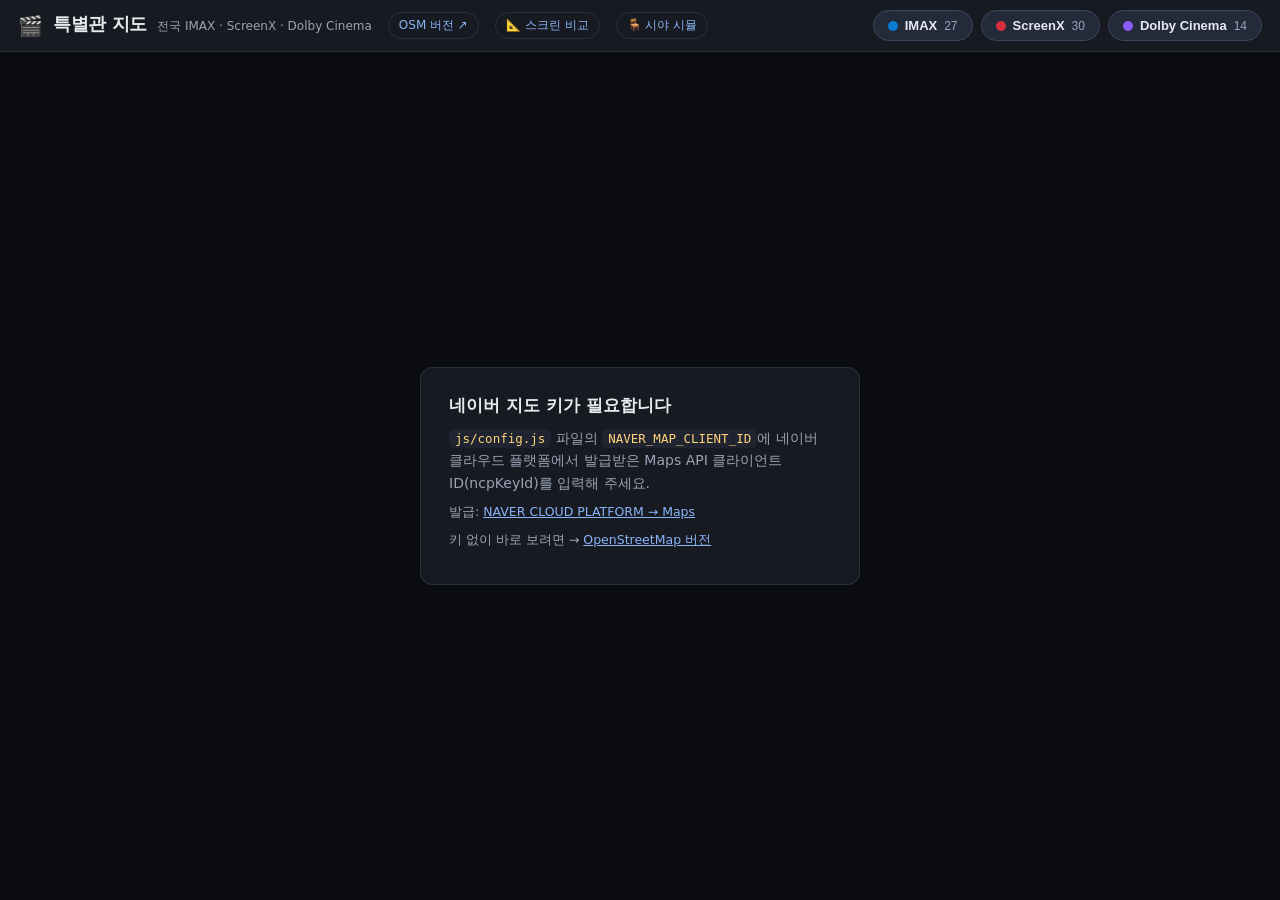
<file: index.html>
<!DOCTYPE html>
<html lang="ko">
<head>
  <meta charset="UTF-8" />
  <meta name="viewport" content="width=device-width, initial-scale=1.0" />
  <title>특별관 지도 — 전국 IMAX · ScreenX · Dolby Cinema</title>
  <meta name="description" content="대한민국 전역의 IMAX, ScreenX, Dolby Cinema 특별관 위치와 상영관 스펙을 지도에서 한눈에 확인하세요." />
  <link rel="stylesheet" href="css/style.css" />
</head>
<body>
  <header class="topbar">
    <div class="brand">
      <span class="brand-icon">🎬</span>
      <h1>특별관 지도</h1>
      <span class="brand-sub">전국 IMAX · ScreenX · Dolby Cinema</span>
      <a class="engine-switch" href="osm.html" title="API 키 없이 동작하는 OpenStreetMap 버전">OSM 버전 ↗</a>
      <a class="engine-switch" href="compare.html" title="스크린 크기를 실제 비율로 비교">📐 스크린 비교</a>
      <a class="engine-switch" href="sim.html" title="좌석별 시야 시뮬레이션">🪑 시야 시뮬</a>
    </div>
    <nav class="filters" id="filters" aria-label="특별관 종류 필터">
      <button class="filter-btn active" data-format="IMAX">
        <span class="dot dot-imax"></span>IMAX <span class="count" id="count-IMAX"></span>
      </button>
      <button class="filter-btn active" data-format="ScreenX">
        <span class="dot dot-screenx"></span>ScreenX <span class="count" id="count-ScreenX"></span>
      </button>
      <button class="filter-btn active" data-format="DolbyCinema">
        <span class="dot dot-dolby"></span>Dolby Cinema <span class="count" id="count-DolbyCinema"></span>
      </button>
    </nav>
  </header>

  <main class="layout">
    <div id="map" role="application" aria-label="특별관 지도"></div>

    <aside class="panel" id="panel" hidden>
      <button class="panel-close" id="panel-close" aria-label="닫기">×</button>
      <div class="panel-body" id="panel-body"></div>
    </aside>

    <div class="map-notice" id="map-notice" hidden>
      <div class="map-notice-card">
        <h2>네이버 지도 키가 필요합니다</h2>
        <p>
          <code>js/config.js</code> 파일의 <code>NAVER_MAP_CLIENT_ID</code>에
          네이버 클라우드 플랫폼에서 발급받은 Maps API 클라이언트 ID(ncpKeyId)를 입력해 주세요.
        </p>
        <p class="small">
          발급: <a href="https://www.ncloud.com/product/applicationService/maps" target="_blank" rel="noopener">NAVER CLOUD PLATFORM → Maps</a>
        </p>
        <p class="small">
          키 없이 바로 보려면 → <a href="osm.html">OpenStreetMap 버전</a>
        </p>
      </div>
    </div>
  </main>

  <script>window.MAP_ENGINE = "naver";</script>
  <script src="js/config.js"></script>
  <script src="js/app.js"></script>
</body>
</html>
</file>
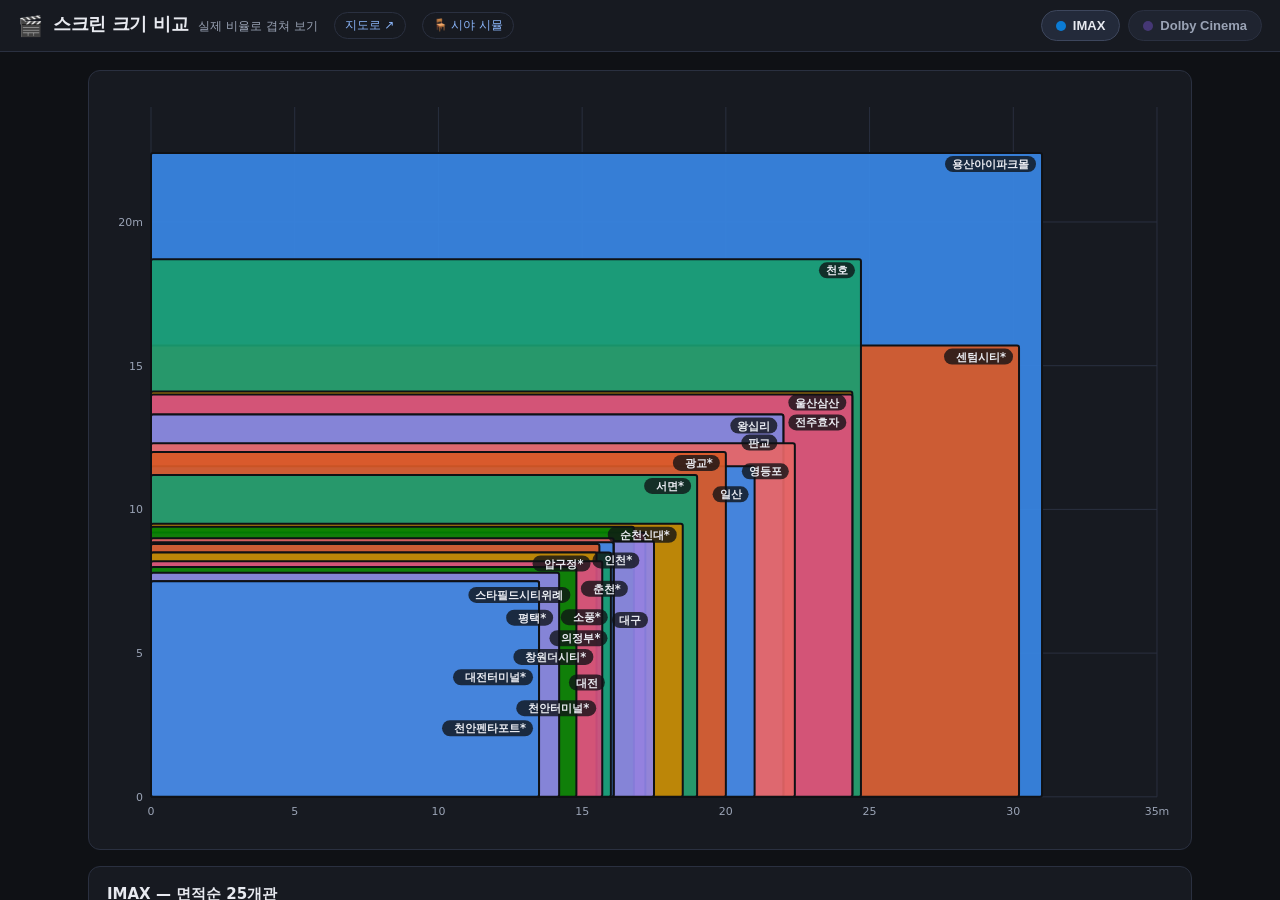
<file: compare.html>
<!DOCTYPE html>
<html lang="ko">
<head>
  <meta charset="UTF-8" />
  <meta name="viewport" content="width=device-width, initial-scale=1.0" />
  <title>스크린 크기 비교 — 전국 IMAX · Dolby Cinema</title>
  <meta name="description" content="대한민국 IMAX·Dolby Cinema 상영관 스크린 크기를 실제 비율로 겹쳐 비교합니다." />
  <link rel="stylesheet" href="css/style.css" />
</head>
<body>
  <header class="topbar">
    <div class="brand">
      <span class="brand-icon">🎬</span>
      <h1>스크린 크기 비교</h1>
      <span class="brand-sub">실제 비율로 겹쳐 보기</span>
      <a class="engine-switch" href="osm.html">지도로 ↗</a>
      <a class="engine-switch" href="sim.html">🪑 시야 시뮬</a>
    </div>
    <nav class="filters" id="tabs" aria-label="특별관 종류 선택">
      <button class="filter-btn active" data-tab="IMAX">
        <span class="dot dot-imax"></span>IMAX
      </button>
      <button class="filter-btn" data-tab="DolbyCinema">
        <span class="dot dot-dolby"></span>Dolby Cinema
      </button>
    </nav>
  </header>

  <main class="cmp-wrap">
    <section class="cmp-chart-card">
      <div id="cmp-chart"></div>
      <div class="cmp-tooltip" id="cmp-tooltip" hidden></div>
    </section>

    <section class="cmp-list-card">
      <h2 id="cmp-list-title"></h2>
      <ol class="cmp-list" id="cmp-list"></ol>
      <div class="cmp-unknown" id="cmp-unknown"></div>
      <p class="cmp-foot">
        * 표시는 공식 발표가 아닌 커뮤니티 실측·추정치입니다. 스크린 수치 출처:
        각 멀티플렉스 공지, BOGO(@bogo.review) IMAX 인포그래픽(2024-12),
        chungjuhyun 님 돌비 시네마 비교(2025-08). 리뉴얼로 실제와 다를 수 있습니다.
      </p>
    </section>
  </main>

  <script src="js/compare.js"></script>
</body>
</html>
</file>
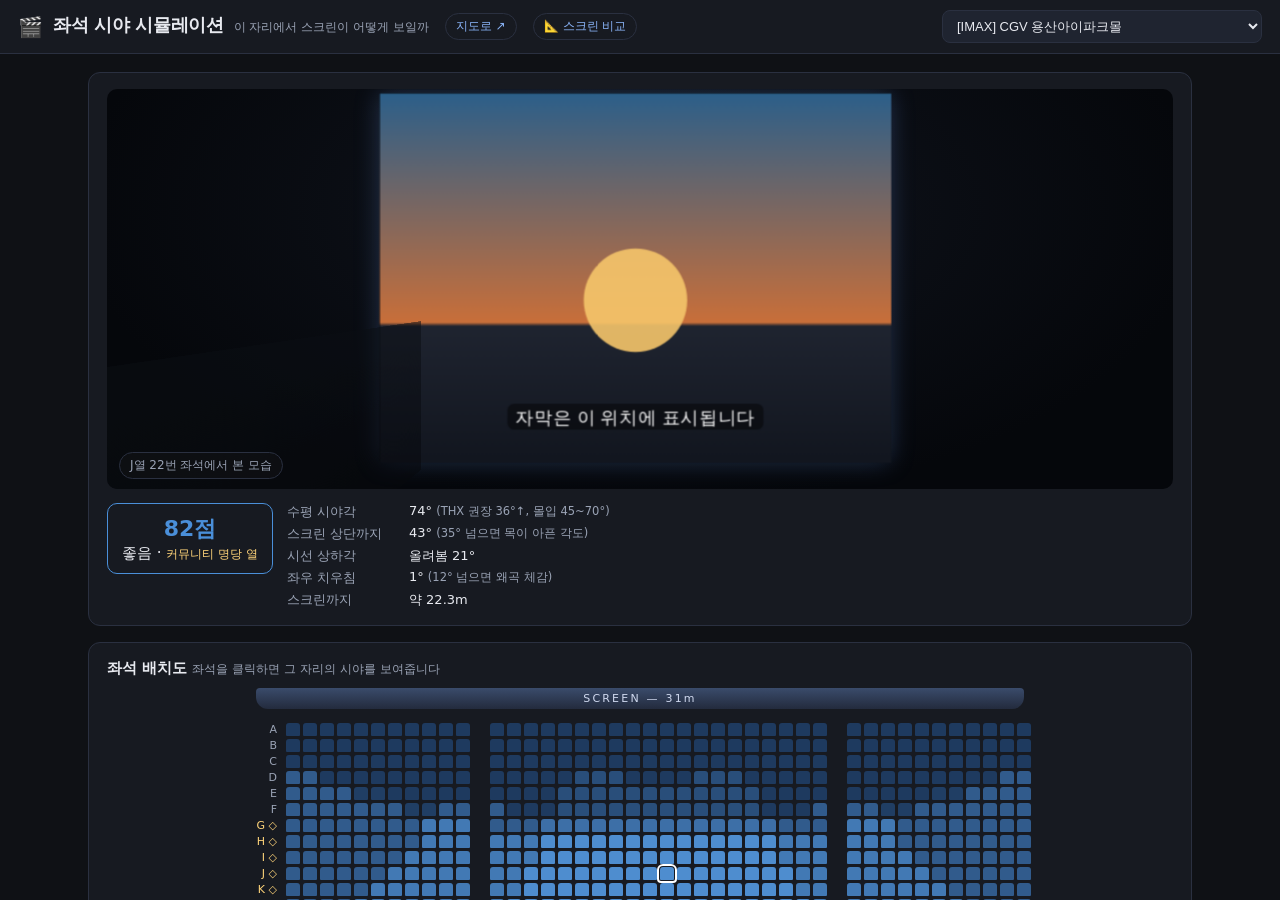
<file: sim.html>
<!DOCTYPE html>
<html lang="ko">
<head>
  <meta charset="UTF-8" />
  <meta name="viewport" content="width=device-width, initial-scale=1.0" />
  <title>좌석 시야 시뮬레이션 — IMAX · Dolby Cinema</title>
  <meta name="description" content="IMAX·Dolby Cinema 상영관에서 좌석별로 스크린이 어떻게 보이는지 시뮬레이션합니다." />
  <link rel="stylesheet" href="css/style.css" />
</head>
<body>
  <header class="topbar">
    <div class="brand">
      <span class="brand-icon">🎬</span>
      <h1>좌석 시야 시뮬레이션</h1>
      <span class="brand-sub">이 자리에서 스크린이 어떻게 보일까</span>
      <a class="engine-switch" href="osm.html">지도로 ↗</a>
      <a class="engine-switch" href="compare.html">📐 스크린 비교</a>
    </div>
    <nav class="filters">
      <select id="hall-select" class="sim-select" aria-label="상영관 선택"></select>
    </nav>
  </header>

  <main class="sim-wrap">
    <section class="sim-card sim-view-card">
      <div class="sim-view" id="sim-view" aria-label="선택한 좌석에서 본 스크린">
        <div class="sim-scene" id="sim-scene"></div>
        <div class="sim-seat-label" id="sim-seat-label"></div>
      </div>
      <div class="sim-metrics" id="sim-metrics"></div>
    </section>

    <section class="sim-card">
      <h2 class="sim-h2">좌석 배치도 <span class="sim-sub">좌석을 클릭하면 그 자리의 시야를 보여줍니다</span></h2>
      <div class="sim-map" id="sim-map"></div>
      <div class="sim-legend">
        <span>시야 점수</span>
        <span class="sim-ramp"></span>
        <span>낮음 → 높음</span>
        <span class="sim-legend-sweet">◇ 커뮤니티 명당 열</span>
      </div>
      <p class="sim-foot" id="sim-foot"></p>
    </section>
  </main>

  <script src="js/sim.js"></script>
</body>
</html>
</file>
<file: css/style.css>
:root {
  --bg: #0f1115;
  --surface: #171a21;
  --surface-2: #1f2430;
  --border: #2a3040;
  --text: #e8eaf0;
  --text-dim: #9aa3b5;
  --imax: #0b7bd4;
  --screenx: #d62f3d;
  --dolby: #8b5cf6;
  --radius: 12px;
}

* { margin: 0; padding: 0; box-sizing: border-box; }

[hidden] { display: none !important; }

html, body {
  height: 100%;
  font-family: "Pretendard", "Apple SD Gothic Neo", "Noto Sans KR", system-ui, sans-serif;
  background: var(--bg);
  color: var(--text);
}

body { display: flex; flex-direction: column; }

/* ---------- Top bar ---------- */
.topbar {
  display: flex;
  align-items: center;
  justify-content: space-between;
  gap: 16px;
  padding: 10px 18px;
  background: var(--surface);
  border-bottom: 1px solid var(--border);
  flex-wrap: wrap;
  z-index: 20;
}

.brand { display: flex; align-items: baseline; gap: 10px; }
.brand-icon { font-size: 20px; align-self: center; }
.brand h1 { font-size: 18px; font-weight: 700; letter-spacing: -0.02em; }
.brand-sub { font-size: 12px; color: var(--text-dim); }

.filters { display: flex; gap: 8px; flex-wrap: wrap; }

.filter-btn {
  display: inline-flex;
  align-items: center;
  gap: 7px;
  padding: 7px 14px;
  border-radius: 999px;
  border: 1px solid var(--border);
  background: var(--surface-2);
  color: var(--text-dim);
  font-size: 13px;
  font-weight: 600;
  cursor: pointer;
  transition: all 0.15s ease;
}
.filter-btn.active { color: var(--text); border-color: #3d465c; background: #232a3a; }
.filter-btn:hover { border-color: #4a5570; }
.filter-btn .count { font-weight: 400; color: var(--text-dim); font-size: 12px; }

.dot { width: 10px; height: 10px; border-radius: 50%; display: inline-block; opacity: 0.35; }
.filter-btn.active .dot { opacity: 1; }
.dot-imax { background: var(--imax); }
.dot-screenx { background: var(--screenx); }
.dot-dolby { background: var(--dolby); }

/* ---------- Layout ---------- */
.layout { position: relative; flex: 1; min-height: 0; }
#map { position: absolute; inset: 0; background: #0c0e12; }

/* ---------- Marker ---------- */
.marker {
  display: flex;
  gap: 3px;
  padding: 5px 8px;
  border-radius: 999px;
  background: rgba(15, 17, 21, 0.92);
  border: 1px solid #3a4256;
  box-shadow: 0 2px 8px rgba(0, 0, 0, 0.45);
  cursor: pointer;
  white-space: nowrap;
  transform: translate(-50%, -50%);
  transition: transform 0.1s ease;
}
.marker:hover { border-color: #6b7897; }
.marker .m-dot { width: 11px; height: 11px; border-radius: 50%; }
.marker.selected { outline: 2px solid #fff; }

/* ---------- Panel ---------- */
.panel {
  position: absolute;
  top: 14px;
  left: 14px;
  bottom: 14px;
  width: min(400px, calc(100% - 28px));
  background: var(--surface);
  border: 1px solid var(--border);
  border-radius: var(--radius);
  box-shadow: 0 8px 30px rgba(0, 0, 0, 0.5);
  /* Leaflet 지도 페인(z-index 400~600)과 컨트롤(1000)보다 위에 있어야 한다 */
  z-index: 1100;
  overflow: hidden;
  display: flex;
  flex-direction: column;
}

.panel-close {
  position: absolute;
  top: 10px;
  right: 12px;
  width: 30px;
  height: 30px;
  border-radius: 8px;
  border: none;
  background: var(--surface-2);
  color: var(--text-dim);
  font-size: 18px;
  cursor: pointer;
  z-index: 2;
}
.panel-close:hover { color: var(--text); }

.panel-body { overflow-y: auto; padding: 20px; }

.theater-chain {
  font-size: 12px;
  font-weight: 700;
  color: var(--text-dim);
  letter-spacing: 0.06em;
}
.theater-name { font-size: 21px; font-weight: 800; margin: 2px 0 6px; letter-spacing: -0.02em; }
.theater-addr { font-size: 13px; color: var(--text-dim); line-height: 1.5; }
.theater-links { margin-top: 10px; display: flex; gap: 8px; }
.theater-links a {
  font-size: 12px;
  color: #8ab4f8;
  text-decoration: none;
  border: 1px solid var(--border);
  padding: 5px 10px;
  border-radius: 8px;
}
.theater-links a:hover { border-color: #4a5570; }

/* ---------- Auditorium spec cards ---------- */
.aud-list { margin-top: 18px; display: flex; flex-direction: column; gap: 12px; }

.aud-card {
  background: var(--surface-2);
  border: 1px solid var(--border);
  border-radius: var(--radius);
  padding: 14px 16px;
  border-left: 4px solid var(--border);
}
.aud-card.f-IMAX { border-left-color: var(--imax); }
.aud-card.f-ScreenX { border-left-color: var(--screenx); }
.aud-card.f-DolbyCinema { border-left-color: var(--dolby); }

.aud-head { display: flex; align-items: center; gap: 8px; margin-bottom: 10px; }
.aud-badge {
  font-size: 11px;
  font-weight: 800;
  padding: 3px 9px;
  border-radius: 6px;
  letter-spacing: 0.04em;
  color: #fff;
}
.f-IMAX .aud-badge { background: var(--imax); }
.f-ScreenX .aud-badge { background: var(--screenx); }
.f-DolbyCinema .aud-badge { background: var(--dolby); }
.aud-title { font-size: 14px; font-weight: 700; }

.spec-grid {
  display: grid;
  grid-template-columns: 72px 1fr;
  gap: 5px 12px;
  font-size: 13px;
}
.spec-grid dt { color: var(--text-dim); }
.spec-grid dd { color: var(--text); }

.aud-sim-link {
  display: inline-block;
  margin-top: 10px;
  font-size: 12px;
  color: #8ab4f8;
  text-decoration: none;
  border: 1px solid var(--border);
  padding: 5px 10px;
  border-radius: 8px;
}
.aud-sim-link:hover { border-color: #4a5570; }

.aud-notes {
  margin-top: 10px;
  font-size: 12px;
  color: #c9d4ee;
  background: rgba(139, 156, 255, 0.08);
  border-radius: 8px;
  padding: 8px 10px;
  line-height: 1.5;
}

/* ---------- Map key notice (naver page only) ---------- */
.map-notice {
  position: absolute;
  inset: 0;
  display: flex;
  align-items: center;
  justify-content: center;
  background: rgba(10, 12, 16, 0.85);
  z-index: 1200;
}
.map-notice-card {
  max-width: 440px;
  margin: 20px;
  background: var(--surface);
  border: 1px solid var(--border);
  border-radius: var(--radius);
  padding: 26px 28px;
}
.map-notice-card h2 { font-size: 17px; margin-bottom: 10px; }
.map-notice-card p { font-size: 14px; color: var(--text-dim); line-height: 1.6; margin-bottom: 8px; }
.map-notice-card code {
  background: var(--surface-2);
  padding: 2px 6px;
  border-radius: 5px;
  font-size: 12.5px;
  color: #ffd479;
}
.map-notice-card a { color: #8ab4f8; }
.map-notice-card .small { font-size: 12.5px; }

/* ---------- Engine switch link ---------- */
.engine-switch {
  align-self: center;
  margin-left: 6px;
  font-size: 12px;
  color: #8ab4f8;
  text-decoration: none;
  border: 1px solid var(--border);
  padding: 4px 10px;
  border-radius: 999px;
  white-space: nowrap;
}
.engine-switch:hover { border-color: #4a5570; }

/* ---------- Leaflet (OSM page) tweaks ---------- */
.marker-anchor { background: none; border: none; }
.leaflet-container { background: #0c0e12; font: inherit; }

/* ---------- Compare page ---------- */
.cmp-wrap {
  flex: 1;
  overflow-y: auto;
  padding: 18px;
  display: flex;
  flex-direction: column;
  gap: 16px;
  max-width: 1140px;
  margin: 0 auto;
  width: 100%;
}
.cmp-chart-card, .cmp-list-card {
  background: var(--surface);
  border: 1px solid var(--border);
  border-radius: var(--radius);
  padding: 18px;
  position: relative;
}
#cmp-chart svg { width: 100%; height: auto; display: block; }
.cmp-rect { cursor: pointer; transition: fill-opacity 0.12s ease; }
.cmp-label { pointer-events: none; }

.cmp-tooltip {
  position: absolute;
  background: #0f1115;
  border: 1px solid #3d465c;
  border-radius: 8px;
  padding: 8px 11px;
  font-size: 12.5px;
  line-height: 1.5;
  pointer-events: none;
  z-index: 5;
  max-width: 160px;
}
.cmp-tooltip span { color: var(--text-dim); font-size: 11.5px; }

.cmp-list-card h2 { font-size: 15px; margin-bottom: 12px; }
.cmp-list {
  list-style: none;
  display: grid;
  grid-template-columns: repeat(auto-fill, minmax(280px, 1fr));
  gap: 4px 24px;
}
.cmp-row {
  display: flex;
  align-items: center;
  gap: 9px;
  padding: 5px 8px;
  border-radius: 8px;
  font-size: 13px;
  cursor: default;
}
.cmp-row.hover { background: var(--surface-2); }
.cmp-rank { color: var(--text-dim); font-size: 11px; width: 16px; text-align: right; }
.cmp-dot { width: 11px; height: 11px; border-radius: 3px; flex: none; }
.cmp-name { font-weight: 600; }
.cmp-name sup { color: var(--text-dim); }
.cmp-dim { color: var(--text-dim); margin-left: auto; font-variant-numeric: tabular-nums; }
.cmp-area { color: var(--text-dim); font-size: 11.5px; width: 52px; text-align: right; font-variant-numeric: tabular-nums; }
.cmp-unknown { margin-top: 12px; font-size: 12.5px; color: var(--text-dim); }
.cmp-foot { margin-top: 14px; font-size: 11.5px; color: var(--text-dim); line-height: 1.6; }

/* ---------- Seat view simulator ---------- */
.sim-wrap {
  flex: 1;
  overflow-y: auto;
  padding: 18px;
  display: flex;
  flex-direction: column;
  gap: 16px;
  max-width: 1140px;
  margin: 0 auto;
  width: 100%;
}
.sim-card {
  background: var(--surface);
  border: 1px solid var(--border);
  border-radius: var(--radius);
  padding: 16px 18px;
}
.sim-select {
  background: var(--surface-2);
  color: var(--text);
  border: 1px solid var(--border);
  border-radius: 8px;
  padding: 7px 10px;
  font-size: 13px;
  max-width: 320px;
}
.sim-h2 { font-size: 15px; margin-bottom: 10px; }
.sim-sub { font-size: 12px; color: var(--text-dim); font-weight: 400; }

.sim-view {
  position: relative;
  height: 400px;
  border-radius: 10px;
  overflow: hidden;
  background: radial-gradient(ellipse at 50% 30%, #10141d 0%, #05070b 75%);
  perspective-origin: 50% 50%;
}
.sim-scene {
  position: absolute;
  inset: 0;
  transform-style: preserve-3d;
}
.sim-plane {
  position: absolute;
  left: 50%;
  top: 50%;
  backface-visibility: hidden;
}
.sim-seat-label {
  position: absolute;
  left: 12px;
  bottom: 10px;
  font-size: 12px;
  color: var(--text-dim);
  background: rgba(15,17,21,0.8);
  padding: 4px 10px;
  border-radius: 999px;
  border: 1px solid var(--border);
}

.sim-metrics { margin-top: 14px; display: flex; flex-wrap: wrap; gap: 14px; align-items: flex-start; }
.sim-score {
  font-size: 15px;
  border: 1px solid;
  border-radius: 10px;
  padding: 10px 14px;
  min-width: 120px;
  text-align: center;
}
.sim-score b { font-size: 22px; display: block; }
.sim-sweet-tag { color: #ffd479; font-size: 12px; }
.sim-mgrid {
  display: grid;
  grid-template-columns: 110px 1fr;
  gap: 4px 12px;
  font-size: 13px;
  flex: 1;
  min-width: 260px;
}
.sim-mgrid dt { color: var(--text-dim); }
.sim-hint { color: var(--text-dim); font-size: 11.5px; }

.sim-map { overflow-x: auto; padding-bottom: 6px; }
.sim-screenbar {
  background: linear-gradient(#3a4b6b, #232b3d);
  color: #cfd8ee;
  text-align: center;
  font-size: 11px;
  letter-spacing: 0.2em;
  border-radius: 4px 4px 12px 12px;
  padding: 4px 0;
  margin: 0 auto 14px;
  width: 72%;
  min-width: 300px;
}
.sim-row { display: flex; align-items: center; gap: 3px; margin-bottom: 3px; width: max-content; margin-inline: auto; }
.sim-row.sweet .sim-rowlabel { color: #ffd479; }
.sim-row.sweet .sim-rowlabel::after { content: " ◇"; }
.sim-rowlabel { width: 34px; font-size: 11px; color: var(--text-dim); text-align: right; padding-right: 6px; flex: none; }
.sim-aisle { width: 14px; flex: none; }
.sim-seat {
  width: 14px;
  height: 13px;
  border: none;
  border-radius: 3px 3px 1px 1px;
  cursor: pointer;
  padding: 0;
  flex: none;
}
.sim-seat:hover { outline: 1px solid #cfd8ee; }
.sim-seat.sel { outline: 2px solid #ffffff; outline-offset: 1px; }
.sim-legend { display: flex; align-items: center; gap: 8px; margin-top: 10px; font-size: 11.5px; color: var(--text-dim); }
.sim-ramp { width: 90px; height: 8px; border-radius: 4px; background: linear-gradient(90deg, #1e3a5f, #62b0ff); }
.sim-legend-sweet { margin-left: auto; color: #ffd479; }
.sim-foot { margin-top: 10px; font-size: 11.5px; color: var(--text-dim); line-height: 1.6; }

/* ---------- Mobile ---------- */
@media (max-width: 640px) {
  .topbar { padding: 10px 12px; }
  .brand-sub { display: none; }
  .panel {
    top: auto;
    left: 0;
    right: 0;
    bottom: 0;
    width: 100%;
    max-height: 62%;
    border-radius: var(--radius) var(--radius) 0 0;
  }
}
</file>
